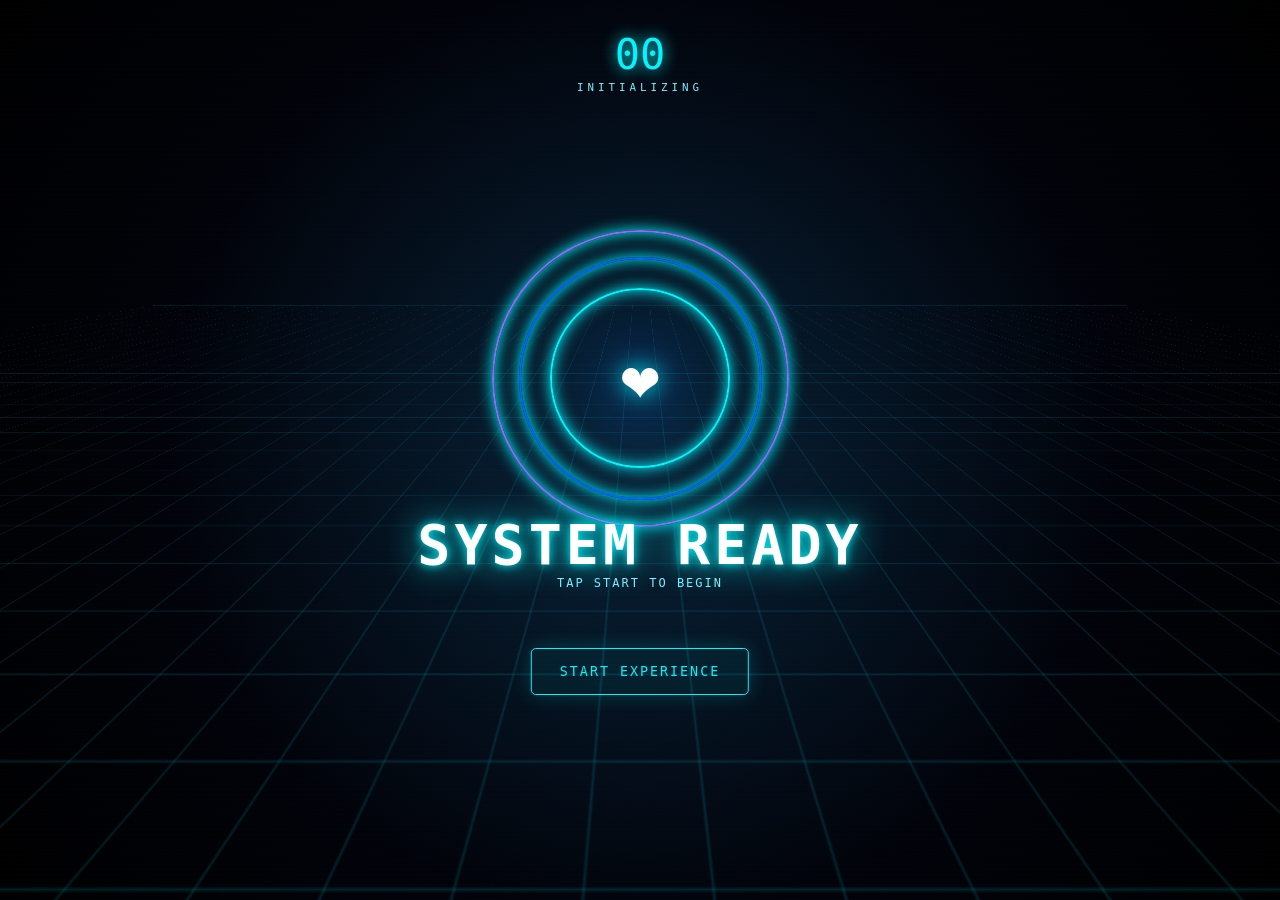
<file: index.html>
<!DOCTYPE html>
<html lang="en">
<head>
<meta charset="UTF-8">
<meta name="viewport" content="width=device-width,initial-scale=1">
<title>Digital Experience</title>
<link rel="stylesheet" href="style.css">
</head>

<body>

<main class="screen">

  <div class="grid"></div>
  <div class="scan"></div>

  <div class="counter">
    <span id="counter">00</span>
    <small>INITIALIZING</small>
  </div>

  <div class="core">
    <div class="ring r1"></div>
    <div class="ring r2"></div>
    <div class="ring r3"></div>
    <div id="heart">❤️</div>
  </div>

  <h1 id="title">SYSTEM READY</h1>

  <p id="text">TAP START TO BEGIN</p>

  <button id="start">START EXPERIENCE</button>

  <div id="particles"></div>

</main>

<div id="portal">
  <div class="portalCore"></div>
  <div class="portalRing ring1"></div>
  <div class="portalRing ring2"></div>
  <div class="portalRing ring3"></div>
</div>

<div id="explosion"></div>
<div id="lightningFX"></div>

<div id="holoMessage">
  <span>CONNECTION</span>
  <strong>ESTABLISHED</strong>
</div>

<section id="completionScreen">
  <div class="completeBox">
    <div class="completeIcon">✓</div>
    <div class="systemCompleted">SYSTEM COMPLETED</div>
    <div class="experienceUnlocked">EXPERIENCE UNLOCKED</div>
    <div class="completeBar"><div></div></div>
    <div class="loadingText">PREPARING YOUR GIFT...</div>
  </div>
</section>

<script src="script.js"></script>
</body>
</html>
</file>
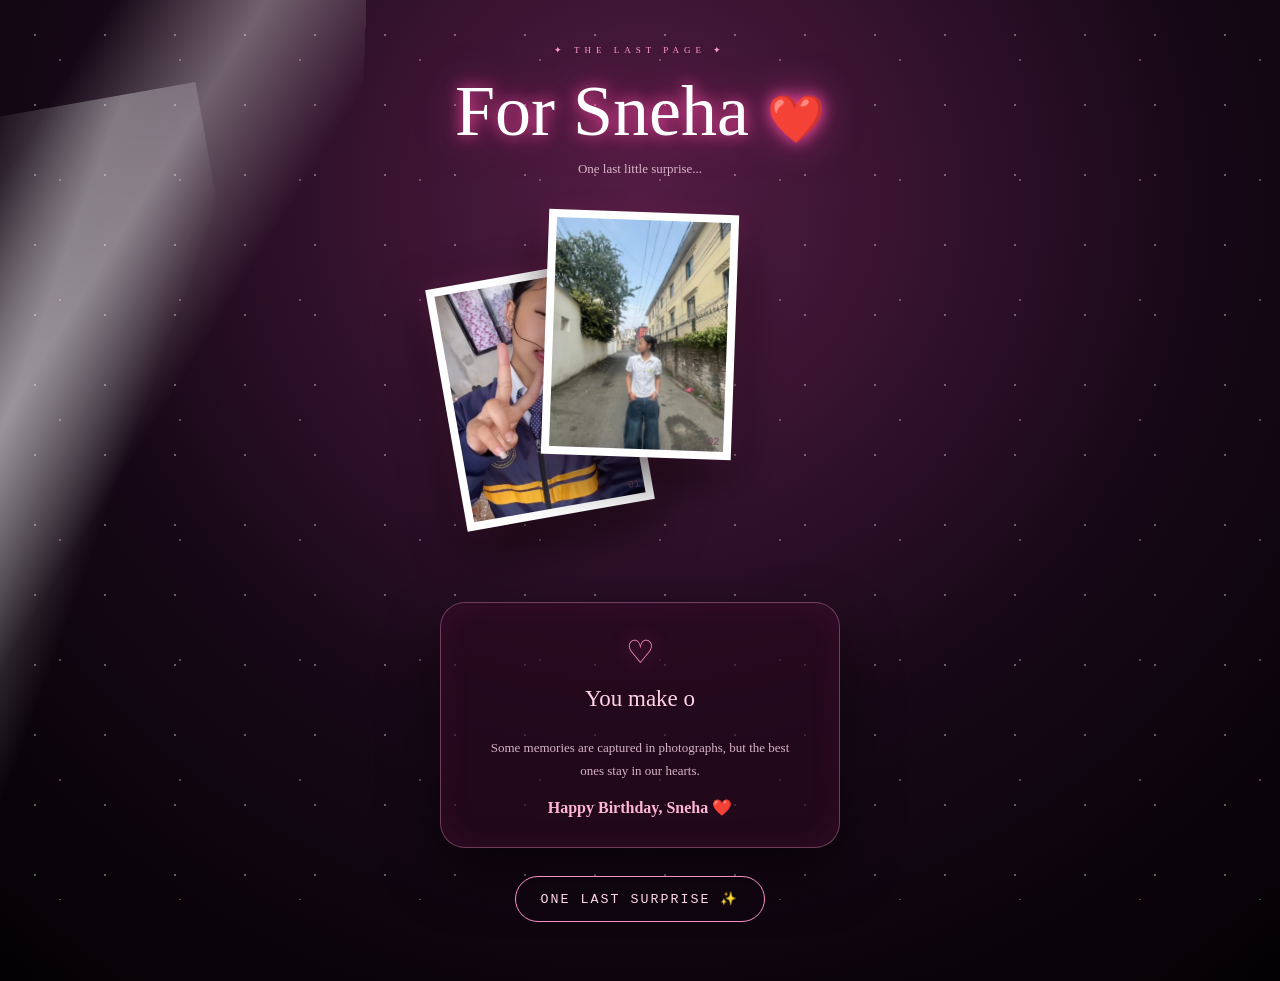
<file: final.html>
<!DOCTYPE html>
<html lang="en">
<head>
<meta charset="UTF-8">
<meta name="viewport" content="width=device-width,initial-scale=1">
<title>For Sneha ❤️</title>
<link rel="stylesheet" href="final.css">
</head>

<body>

<div class="stars"></div>
<div id="hearts"></div>

<main>

  <span class="label">✦ THE LAST PAGE ✦</span>

  <h1>For Sneha <span>❤️</span></h1>

  <p class="intro">
    One last little surprise...
  </p>

  <div class="photos">

    <div class="photo photo1">
      <img src="photo1.jpg" alt="Memory">
      <div class="number">01</div>
    </div>

    <div class="photo photo2">
      <img src="photo2.jpg" alt="Memory">
      <div class="number">02</div>
    </div>

    <div class="photo photo3">
      <img src="photo3.jpg" alt="Memory">
      <div class="number">03</div>
    </div>

  </div>

  <div class="messageBox">

    <div class="miniHeart">♡</div>

    <h2 id="typing"></h2>

    <p>
      Some memories are captured in photographs,
      but the best ones stay in our hearts.
    </p>

    <strong>Happy Birthday, Sneha ❤️</strong>

  </div>

  <button id="surprise">
    ONE LAST SURPRISE ✨
  </button>

</main>

<section id="ending">

  <div class="endingBox">

    <div class="bigHeart">❤️</div>

    <span>EXPERIENCE COMPLETE</span>

    <h2>Made With Love</h2>

    <p>
      This little world was made
      just to create one beautiful memory.
    </p>

    <div class="finalLine"></div>

    <strong>Happy Birthday Sneha ❤️</strong>

  </div>

</section>

<script src="final.js"></script>

</body>
</html>
</file>
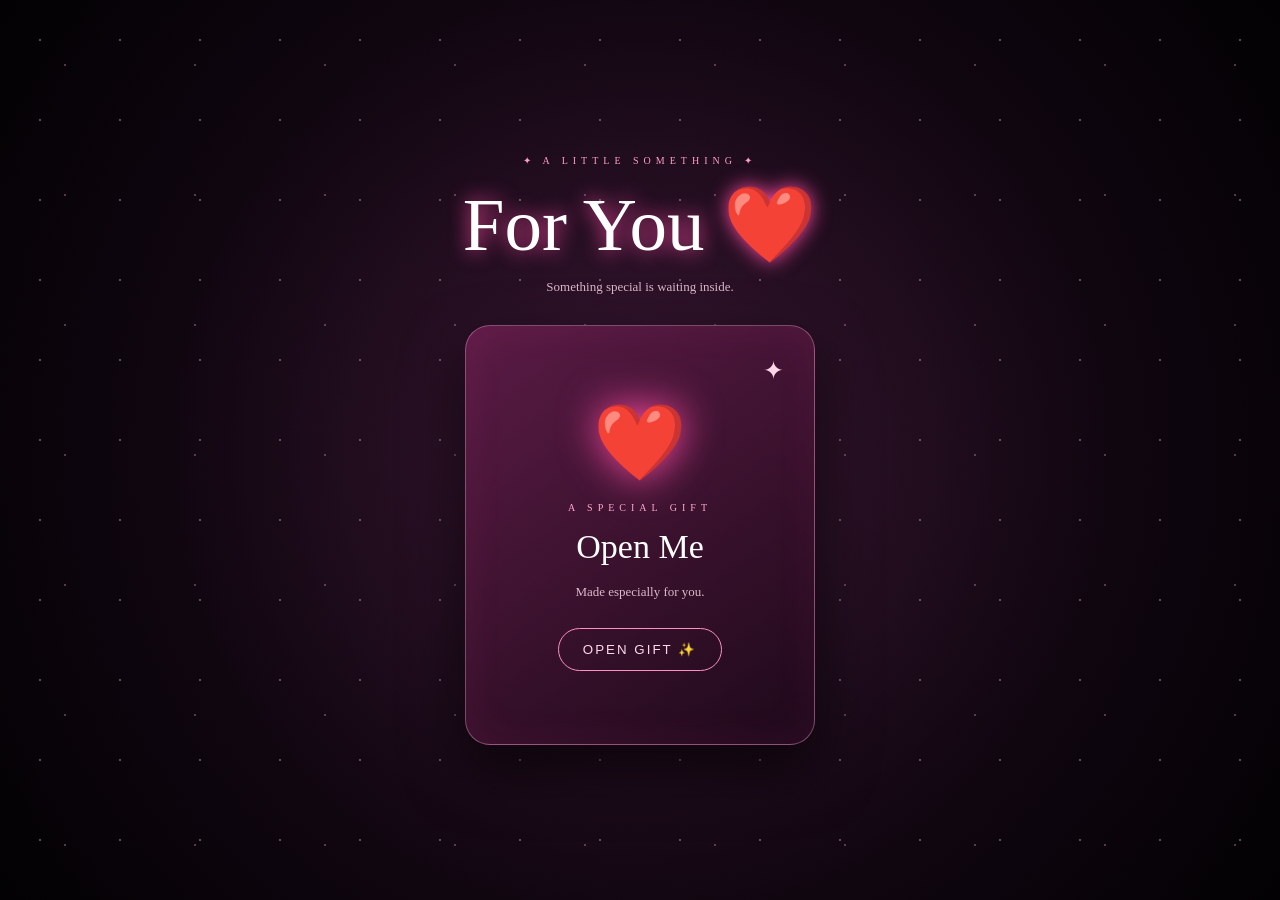
<file: gift.html>
<!DOCTYPE html>
<html lang="en">
<head>
<meta charset="UTF-8">
<meta name="viewport" content="width=device-width,initial-scale=1">
<title>A Gift For You ❤️</title>
<link rel="stylesheet" href="gift.css">
</head>

<body>

<div class="stars"></div>

<main>

  <div class="smallTitle">
    ✦ A LITTLE SOMETHING ✦
  </div>

  <h1>For You ❤️</h1>

  <p class="sub">
    Something special is waiting inside.
  </p>

  <div class="card" id="card">

    <div class="front">

      <div class="sparkle">✦</div>

      <div class="heart">❤️</div>

      <span>A SPECIAL GIFT</span>

      <h2>Open Me</h2>

      <p>
        Made especially for you.
      </p>

      <button id="openCard">
        OPEN GIFT ✨
      </button>

    </div>


    <div class="inside">

      <div class="heart">❤️</div>

      <span>FOR YOU</span>

      <h2>Dear Sneha</h2>

      <div class="line"></div>

      <p>
        Some people make ordinary
        moments feel extraordinary.
      </p>

      <strong>
        Happy Birthday ❤️
      </strong>

      <small>
        — A little gift from my heart
      </small>

    </div>

  </div>

</main>

<div id="hearts"></div>

<script src="gift.js"></script>

</body>
</html>
</file>
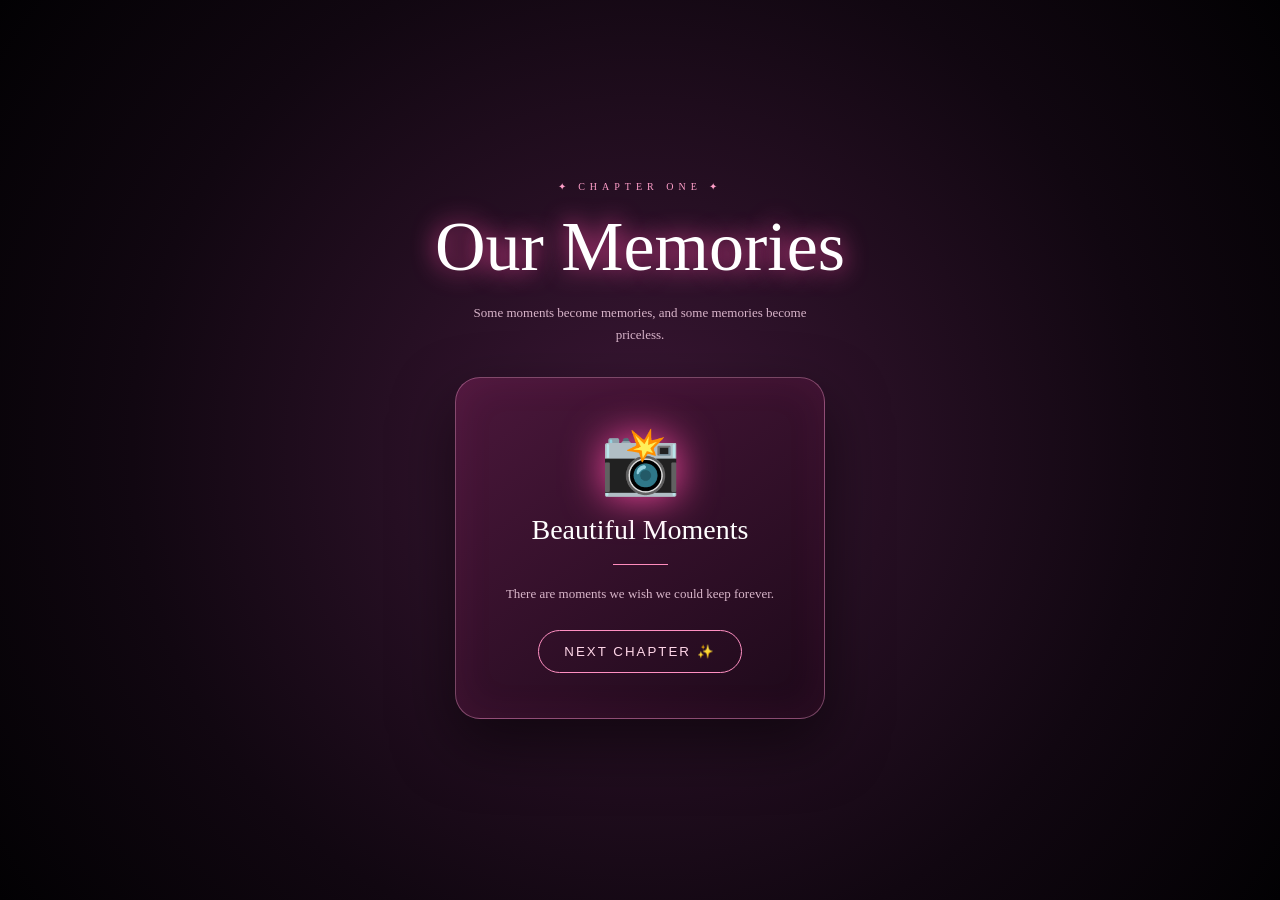
<file: memory.html>
<!DOCTYPE html>
<html lang="en">
<head>
<meta charset="UTF-8">
<meta name="viewport" content="width=device-width,initial-scale=1">
<title>Our Memories ❤️</title>
<link rel="stylesheet" href="memory.css">
</head>

<body>

<main>

  <span>✦ CHAPTER ONE ✦</span>

  <h1>Our Memories</h1>

  <p>
    Some moments become memories,
    and some memories become priceless.
  </p>

  <div class="memoryCard">

    <div class="icon">📸</div>

    <h2>Beautiful Moments</h2>

    <div class="line"></div>

    <p>
      There are moments we wish
      we could keep forever.
    </p>

    <button id="next">
      NEXT CHAPTER ✨
    </button>

  </div>

</main>

<div id="hearts"></div>

<script src="memory.js"></script>

</body>
</html>
</file>
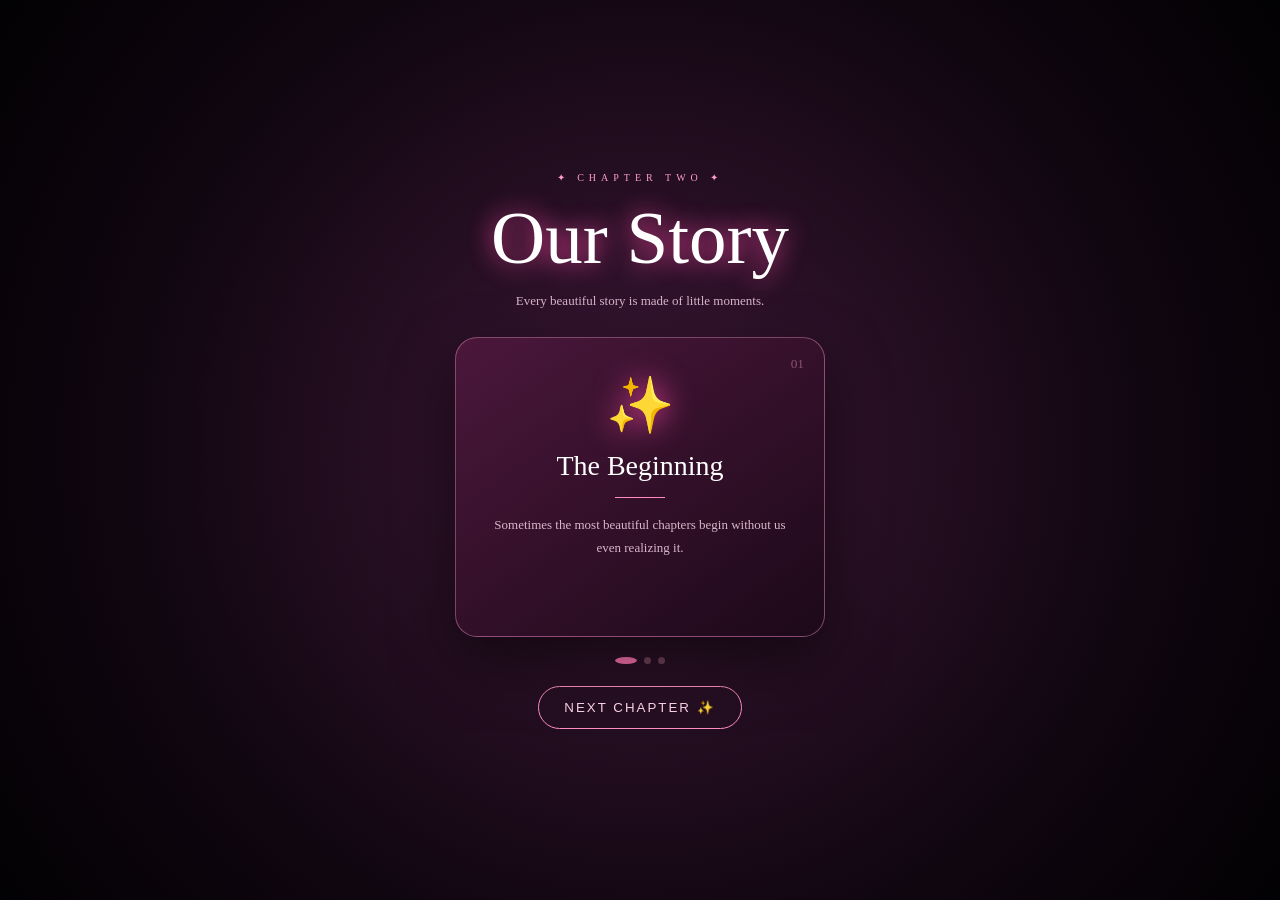
<file: story.html>
<!DOCTYPE html>
<html lang="en">
<head>
<meta charset="UTF-8">
<meta name="viewport" content="width=device-width,initial-scale=1">
<title>Our Story ❤️</title>
<link rel="stylesheet" href="story.css">
</head>

<body>

<main>

  <span>✦ CHAPTER TWO ✦</span>

  <h1>Our Story</h1>

  <p class="intro">
    Every beautiful story is made of little moments.
  </p>


  <div class="story">

    <div class="storyCard active">

      <small>01</small>

      <div class="icon">✨</div>

      <h2>The Beginning</h2>

      <div class="line"></div>

      <p>
        Sometimes the most beautiful
        chapters begin without us
        even realizing it.
      </p>

    </div>


    <div class="storyCard">

      <small>02</small>

      <div class="icon">🌙</div>

      <h2>Little Moments</h2>

      <div class="line"></div>

      <p>
        Little conversations, laughs
        and moments slowly become
        unforgettable memories.
      </p>

    </div>


    <div class="storyCard">

      <small>03</small>

      <div class="icon">❤️</div>

      <h2>Something Special</h2>

      <div class="line"></div>

      <p>
        And somehow those little moments
        become something worth keeping.
      </p>

    </div>

  </div>


  <div class="dots">
    <i class="active"></i>
    <i></i>
    <i></i>
  </div>

  <button id="next">
    NEXT CHAPTER ✨
  </button>

</main>


<section id="final">

  <div>

    <div class="finalIcon">💌</div>

    <span>ONE LAST THING</span>

    <h2>Your Final Surprise</h2>

    <p>
      There is still something
      waiting for you...
    </p>

    <button id="open">
      OPEN ✨
    </button>

  </div>

</section>


<script src="story.js"></script>

</body>
</html>
</file>
<file: style.css>
*{
  margin:0;
  padding:0;
  box-sizing:border-box;
}

html,body{
  width:100%;
  height:100%;
  overflow:hidden;
}

body{
  background:#02030a;
  color:white;
  font-family:monospace;
}

button{
  font-family:monospace;
  cursor:pointer;
}


/* MAIN */

.screen{
  position:fixed;
  inset:0;
  overflow:hidden;
  background:
    radial-gradient(circle,#09243a,#02030a 60%,#000);
}

.grid{
  position:absolute;
  inset:-50%;

  background-image:
    linear-gradient(rgba(0,246,255,.12) 1px,transparent 1px),
    linear-gradient(90deg,rgba(0,246,255,.12) 1px,transparent 1px);

  background-size:45px 45px;

  transform:
    perspective(500px)
    rotateX(65deg);

  animation:gridMove 6s linear infinite;
}

@keyframes gridMove{
  from{transform:perspective(500px) rotateX(65deg) translateY(0)}
  to{transform:perspective(500px) rotateX(65deg) translateY(45px)}
}

.scan{
  position:absolute;
  inset:0;

  background:
    repeating-linear-gradient(
      to bottom,
      transparent 0,
      transparent 4px,
      rgba(0,246,255,.025) 5px
    );
}


/* COUNTER */

.counter{
  position:absolute;
  top:30px;
  left:50%;
  transform:translateX(-50%);
  text-align:center;
  z-index:5;
}

.counter span{
  display:block;
  font-size:42px;
  color:#00f6ff;
  text-shadow:0 0 15px #00f6ff;
}

.counter small{
  color:#79efff;
  letter-spacing:4px;
}


/* CORE */

.core{
  position:absolute;
  left:50%;
  top:42%;

  width:180px;
  height:180px;

  transform:translate(-50%,-50%);

  display:flex;
  align-items:center;
  justify-content:center;
}

#heart{
  font-size:65px;
  z-index:5;

  filter:
    drop-shadow(0 0 12px #00f6ff)
    drop-shadow(0 0 35px #0066ff);

  animation:pulseHeart 1.1s infinite;
}

@keyframes pulseHeart{
  50%{transform:scale(1.18)}
}


/* RINGS */

.ring{
  position:absolute;
  border:2px solid #00f6ff;
  border-radius:50%;

  box-shadow:
    0 0 15px #00f6ff,
    inset 0 0 15px #00f6ff;
}

.r1{
  width:100%;
  height:100%;
  animation:spin 5s linear infinite;
}

.r2{
  width:135%;
  height:135%;
  border-color:#0066ff;
  animation:spinReverse 7s linear infinite;
}

.r3{
  width:165%;
  height:165%;
  border-color:#8c6cff;
  animation:spin 10s linear infinite;
}

@keyframes spin{
  to{transform:rotate(360deg)}
}

@keyframes spinReverse{
  to{transform:rotate(-360deg)}
}


/* TEXT */

#title{
  position:absolute;
  top:57%;
  width:100%;

  text-align:center;

  font-size:clamp(25px,7vw,55px);
  letter-spacing:4px;

  text-shadow:
    0 0 10px #00f6ff,
    0 0 35px #00f6ff;
}

#text{
  position:absolute;
  top:64%;
  width:100%;

  text-align:center;

  color:#79efff;
  letter-spacing:2px;
  font-size:12px;
}


/* BUTTON */

#start{
  position:absolute;
  top:72%;
  left:50%;

  transform:translateX(-50%);

  padding:15px 28px;

  color:#00f6ff;
  background:rgba(0,246,255,.05);

  border:1px solid #00f6ff;
  border-radius:5px;

  letter-spacing:2px;

  box-shadow:0 0 20px rgba(0,246,255,.2);

  transition:.3s;
}

#start:hover{
  background:#00f6ff;
  color:#02030a;
  box-shadow:0 0 35px #00f6ff;
}


/* PARTICLES */

#particles{
  position:absolute;
  inset:0;
  pointer-events:none;
}

.particle{
  position:absolute;

  left:50%;
  top:50%;

  width:4px;
  height:4px;

  border-radius:50%;

  background:#00f6ff;

  box-shadow:0 0 15px #00f6ff;

  animation:explode 1.5s ease-out forwards;
}

@keyframes explode{
  to{
    transform:
      translate(
        var(--x),
        var(--y)
      )
      scale(0);

    opacity:0;
  }
}


/* PORTAL */

#portal{
  position:fixed;
  inset:0;

  z-index:20;

  display:flex;
  align-items:center;
  justify-content:center;

  pointer-events:none;

  opacity:0;

  transition:.4s;
}

#portal.show{
  opacity:1;
}

.portalCore{
  width:70px;
  height:70px;

  border-radius:50%;

  background:
    radial-gradient(
      circle,
      white,
      #00f6ff 25%,
      #0066ff 50%,
      transparent 72%
    );

  box-shadow:
    0 0 40px #00f6ff,
    0 0 100px #0066ff;

  animation:corePulse .4s infinite alternate;
}

@keyframes corePulse{
  to{transform:scale(1.3)}
}

.portalRing{
  position:absolute;

  border:2px solid #00f6ff;
  border-radius:50%;

  box-shadow:
    0 0 25px #00f6ff,
    inset 0 0 20px #00f6ff;
}

.ring1{
  width:130px;
  height:130px;
  animation:spin 1.5s linear infinite;
}

.ring2{
  width:210px;
  height:210px;
  border-color:#8c6cff;
  animation:spinReverse 2s linear infinite;
}

.ring3{
  width:300px;
  height:300px;
  animation:spin 2.5s linear infinite;
}


/* EXPLOSION */

#explosion{
  position:fixed;
  inset:0;

  z-index:30;

  pointer-events:none;
}

.explosionParticle{
  position:absolute;

  left:50%;
  top:50%;

  width:5px;
  height:5px;

  border-radius:50%;

  background:#00f6ff;

  box-shadow:0 0 15px #00f6ff;

  animation:bigExplosion 1.4s ease-out forwards;
}

@keyframes bigExplosion{
  to{
    transform:
      translate(var(--x),var(--y))
      scale(0);
    opacity:0;
  }
}


/* LIGHTNING */

#lightningFX{
  position:fixed;
  inset:0;

  z-index:40;

  pointer-events:none;
}

.lightning{
  position:absolute;

  left:50%;
  top:50%;

  width:4px;
  height:60vh;

  background:white;

  box-shadow:
    0 0 10px #00f6ff,
    0 0 30px #00f6ff;

  transform-origin:bottom center;

  animation:lightning .4s forwards;
}

@keyframes lightning{
  0%{opacity:0;transform:translate(-50%,-50%) rotate(var(--a)) scaleY(0)}
  30%{opacity:1}
  60%{opacity:.2}
  100%{opacity:0;transform:translate(-50%,-50%) rotate(var(--a)) scaleY(1)}
}


/* HOLO MESSAGE */

#holoMessage{
  position:fixed;
  left:50%;
  top:50%;

  transform:translate(-50%,-50%);

  z-index:50;

  text-align:center;

  opacity:0;

  pointer-events:none;
}

#holoMessage.show{
  animation:holoIn 1.5s forwards;
}

#holoMessage span{
  display:block;

  color:#00f6ff;

  font-size:12px;
  letter-spacing:5px;

  margin-bottom:15px;
}

#holoMessage strong{
  font-size:clamp(35px,11vw,80px);

  text-shadow:
    0 0 15px #00f6ff,
    0 0 40px #0066ff;
}

@keyframes holoIn{
  from{
    opacity:0;
    transform:translate(-50%,-50%) scale(.5);
    filter:blur(15px);
  }

  to{
    opacity:1;
    transform:translate(-50%,-50%) scale(1);
    filter:blur(0);
  }
}


/* COMPLETION */

#completionScreen{
  position:fixed;
  inset:0;

  z-index:100;

  display:flex;
  align-items:center;
  justify-content:center;

  background:
    radial-gradient(circle,#092b3d,#02030a 65%,#000);

  opacity:0;
  visibility:hidden;
}

#completionScreen.show{
  opacity:1;
  visibility:visible;

  animation:completionIn 1s ease-out;
}

.completeBox{
  text-align:center;
}

.completeIcon{
  width:70px;
  height:70px;

  margin:0 auto 25px;

  display:flex;
  align-items:center;
  justify-content:center;

  border:2px solid #00f6ff;
  border-radius:50%;

  color:#00f6ff;

  font-size:35px;

  box-shadow:
    0 0 25px #00f6ff,
    inset 0 0 20px #00f6ff;

  animation:pulseHeart 1s infinite;
}

.systemCompleted{
  font-size:clamp(28px,8vw,58px);

  font-weight:bold;

  letter-spacing:3px;

  text-shadow:
    0 0 12px #00f6ff,
    0 0 35px #00f6ff;
}

.experienceUnlocked{
  margin-top:18px;

  color:#00f6ff;

  letter-spacing:5px;
}

.completeBar{
  width:min(75vw,400px);
  height:3px;

  margin:35px auto 20px;

  background:rgba(0,246,255,.15);
}

.completeBar div{
  width:100%;
  height:100%;

  background:#00f6ff;

  box-shadow:0 0 20px #00f6ff;

  animation:barGlow 1s infinite alternate;
}

.loadingText{
  color:#8cefff;

  font-size:10px;

  letter-spacing:3px;

  animation:blink 1s infinite;
}

@keyframes completionIn{
  from{
    opacity:0;
    transform:scale(1.1);
  }

  to{
    opacity:1;
    transform:scale(1);
  }
}

@keyframes barGlow{
  to{box-shadow:0 0 35px #00f6ff}
}

@keyframes blink{
  50%{opacity:.3}
}


/* MOBILE */

@media(max-width:600px){

  .core{
    width:140px;
    height:140px;
  }

  #heart{
    font-size:50px;
  }

  #start{
    padding:13px 20px;
    font-size:10px;
  }

  .portalRing.ring3{
    width:240px;
    height:240px;
  }

  .portalRing.ring2{
    width:170px;
    height:170px;
  }

}
</file>
<file: final.css>
*{
  margin:0;
  padding:0;
  box-sizing:border-box;
}

html,body{
  width:100%;
  min-height:100%;
}

body{
  background:
    radial-gradient(circle at 50% 20%,#541d45,#170817 55%,#030103);
  color:white;
  font-family:Georgia,serif;
  overflow-x:hidden;
}

.stars{
  position:fixed;
  inset:0;
  pointer-events:none;
  opacity:.35;
  background-image:
    radial-gradient(#fff 1px,transparent 1px),
    radial-gradient(#ffb5d7 1px,transparent 1px);
  background-size:70px 70px,120px 120px;
}

main{
  position:relative;
  z-index:5;
  min-height:100vh;
  padding:45px 18px 60px;
  display:flex;
  flex-direction:column;
  align-items:center;
  text-align:center;
}

.label{
  color:#ff9fc9;
  font-size:9px;
  letter-spacing:5px;
}

h1{
  margin-top:15px;
  font-size:clamp(43px,13vw,72px);
  font-weight:400;
  text-shadow:
    0 0 15px #ff4ca5,
    0 0 40px rgba(255,76,165,.5);
}

h1 span{
  font-size:.65em;
}

.intro{
  margin-top:8px;
  color:#dcb5ca;
  font-size:13px;
}

.photos{
  position:relative;
  width:min(94vw,390px);
  height:390px;
  margin-top:35px;
}

.photo{
  position:absolute;
  width:190px;
  height:245px;
  padding:8px;
  background:#fff;
  box-shadow:
    0 20px 50px rgba(0,0,0,.6),
    0 0 25px rgba(255,80,170,.18);
  transition:.5s;
}

.photo img{
  width:100%;
  height:100%;
  object-fit:cover;
  display:block;
  background:
    linear-gradient(145deg,#542044,#180817);
}

.photo1{
  left:0;
  top:60px;
  transform:rotate(-10deg);
}

.photo2{
  left:50%;
  top:0;
  transform:translateX(-50%) rotate(2deg);
  z-index:3;
}

.photo3{
  right:0;
  top:65px;
  transform:rotate(10deg);
}

.photo:hover{
  transform:translateY(-15px) scale(1.04) rotate(0);
  z-index:10;
}

.number{
  position:absolute;
  bottom:12px;
  right:12px;
  color:#6d4057;
  font-family:monospace;
  font-size:10px;
}

.messageBox{
  width:min(90vw,400px);
  padding:30px 22px;
  border:1px solid rgba(255,160,210,.35);
  border-radius:25px;
  background:rgba(40,10,32,.65);
  box-shadow:
    0 25px 60px rgba(0,0,0,.45),
    inset 0 0 35px rgba(255,70,160,.08);
}

.miniHeart{
  font-size:32px;
  color:#ff91c2;
  text-shadow:0 0 20px #ff4ca5;
  margin-bottom:15px;
}

.messageBox h2{
  min-height:35px;
  font-size:23px;
  font-weight:400;
  color:#ffd3e5;
}

.messageBox p{
  margin:15px auto;
  max-width:320px;
  color:#d8b4c8;
  font-size:13px;
  line-height:1.8;
}

.messageBox strong{
  color:#ffb6d4;
  font-size:16px;
}

#surprise{
  margin-top:28px;
  padding:14px 25px;
  border:1px solid #ff8fc2;
  border-radius:30px;
  background:transparent;
  color:#ffd6e8;
  font-family:monospace;
  letter-spacing:2px;
  cursor:pointer;
  transition:.3s;
}

#surprise:hover{
  background:#ff5ca8;
  box-shadow:0 0 30px #ff5ca8;
}

.floatHeart{
  position:fixed;
  bottom:-30px;
  pointer-events:none;
  color:#ff72b5;
  z-index:2;
  animation:floatHeart 7s linear forwards;
}

@keyframes floatHeart{
  to{
    transform:translateY(-110vh) rotate(360deg);
    opacity:0;
  }
}

#ending{
  position:fixed;
  inset:0;
  z-index:100;
  display:flex;
  align-items:center;
  justify-content:center;
  text-align:center;
  background:
    radial-gradient(circle,#641f50,#160817 65%,#020102);
  opacity:0;
  visibility:hidden;
  transition:1s;
}

#ending.show{
  opacity:1;
  visibility:visible;
}

.endingBox{
  width:min(90vw,430px);
  padding:45px 25px;
  border:1px solid rgba(255,170,215,.4);
  border-radius:28px;
  background:rgba(30,5,25,.7);
  box-shadow:
    0 0 80px rgba(255,60,160,.25);
  animation:endingIn 1s ease;
}

.bigHeart{
  font-size:80px;
  filter:drop-shadow(0 0 25px #ff4ca5);
  animation:heartBeat 1.1s infinite;
}

.endingBox span{
  display:block;
  margin-top:20px;
  color:#ff9ec9;
  font-family:monospace;
  font-size:9px;
  letter-spacing:5px;
}

.endingBox h2{
  margin:15px 0;
  font-size:35px;
  font-weight:400;
}

.endingBox p{
  color:#dcb6ca;
  font-size:13px;
  line-height:1.8;
}

.finalLine{
  width:55px;
  height:1px;
  margin:22px auto;
  background:#ff8cbd;
}

.endingBox strong{
  color:#ffb4d2;
}

@keyframes endingIn{
  from{
    transform:scale(.75);
    opacity:0;
  }
  to{
    transform:scale(1);
    opacity:1;
  }
}

@keyframes heartBeat{
  50%{
    transform:scale(1.15);
  }
}

@media(max-width:380px){

  .photos{
    height:350px;
  }

  .photo{
    width:160px;
    height:215px;
  }

}

/* =========================
   CINEMATIC PHOTO EFFECT
========================= */

.photo{
  opacity:0;
  transition:
    opacity 1.2s ease,
    transform 1.4s cubic-bezier(.2,.8,.2,1),
    filter .8s ease;
}

.photo:hover{
  filter:
    brightness(1.12)
    drop-shadow(0 0 25px rgba(255,80,170,.5));
}


/* =========================
   PHOTO LIGHT SWEEP
========================= */

.photo::after{
  content:"";
  position:absolute;
  inset:-100%;
  background:
    linear-gradient(
      120deg,
      transparent 35%,
      rgba(255,255,255,.35),
      transparent 65%
    );
  transform:translateX(-100%);
  animation:photoSweep 5s ease-in-out infinite;
  pointer-events:none;
}

@keyframes photoSweep{

  0%,45%{
    transform:translateX(-100%);
  }

  70%,100%{
    transform:translateX(100%);
  }

}


/* =========================
   FLASH
========================= */

.flash{
  position:fixed;
  inset:0;
  z-index:999;
  background:white;
  pointer-events:none;
  animation:flashAnim .7s ease-out forwards;
}

@keyframes flashAnim{

  0%{
    opacity:0;
  }

  15%{
    opacity:1;
  }

  100%{
    opacity:0;
  }

}


/* =========================
   HEART BURST
========================= */

.burstHeart{
  position:fixed;
  z-index:500;
  pointer-events:none;

  transform:
    translate(-50%,-50%)
    scale(.3);

  opacity:1;

  filter:
    drop-shadow(0 0 8px #ff4ca5)
    drop-shadow(0 0 20px #ff4ca5);

  animation:
    burst 1.7s cubic-bezier(.15,.8,.25,1)
    forwards;
}

@keyframes burst{

  0%{
    transform:
      translate(-50%,-50%)
      scale(.2)
      rotate(0deg);

    opacity:1;
  }

  70%{
    opacity:1;
  }

  100%{
    transform:
      translate(
        calc(-50% + var(--x)),
        calc(-50% + var(--y))
      )
      scale(1.2)
      rotate(360deg);

    opacity:0;
  }

}


/* =========================
   FINAL SCREEN GLOW
========================= */

#ending.show{
  animation:
    endingGlow 2s ease-in-out infinite alternate;
}

@keyframes endingGlow{

  from{
    box-shadow:
      inset 0 0 80px rgba(255,50,160,.08);
  }

  to{
    box-shadow:
      inset 0 0 180px rgba(255,50,160,.22);
  }

}


/* =========================
   FINAL BOX
========================= */

#ending.show .endingBox{
  animation:
    finalBoxIn 1.2s cubic-bezier(.2,.8,.2,1);
}

@keyframes finalBoxIn{

  0%{
    transform:
      scale(.65)
      translateY(40px);

    opacity:0;

    filter:blur(15px);
  }

  70%{
    transform:
      scale(1.04)
      translateY(-5px);

    opacity:1;
  }

  100%{
    transform:
      scale(1)
      translateY(0);

    opacity:1;

    filter:blur(0);
  }

}


/* =========================
   FINAL HEART GLOW
========================= */

#ending.show .bigHeart{

  animation:
    finalHeart 1.1s ease-in-out infinite;

}

@keyframes finalHeart{

  0%,100%{
    transform:scale(1);
  }

  50%{
    transform:scale(1.18);
  }

}
</file>
<file: gift.css>
*{
  margin:0;
  padding:0;
  box-sizing:border-box;
}

html,body{
  width:100%;
  height:100%;
  overflow:hidden;
}

body{
  background:
    radial-gradient(circle,#3a1733,#100610 60%,#020103);

  color:white;

  font-family:
    Georgia,
    serif;
}

.stars{
  position:fixed;
  inset:0;

  background-image:
    radial-gradient(#fff 1px,transparent 1px),
    radial-gradient(#ffb8dc 1px,transparent 1px);

  background-size:80px 80px,130px 130px;

  opacity:.3;
}

main{
  position:relative;

  z-index:5;

  height:100%;

  display:flex;
  flex-direction:column;

  justify-content:center;
  align-items:center;

  text-align:center;
}

.smallTitle{
  color:#ff9ec9;
  font-size:10px;
  letter-spacing:5px;
  margin-bottom:15px;
}

h1{
  font-size:clamp(45px,13vw,75px);
  font-weight:400;

  text-shadow:
    0 0 20px #ff4ca5;
}

.sub{
  color:#dcb6ca;
  font-size:13px;
  margin:10px 0 30px;
}


/* CARD */

.card{
  position:relative;

  width:min(85vw,350px);
  height:420px;

  transform-style:preserve-3d;

  transition:
    transform 1.1s
    cubic-bezier(.2,.8,.2,1);
}

.card.open{
  transform:rotateY(180deg);
}

.front,
.inside{
  position:absolute;
  inset:0;

  padding:35px;

  border-radius:25px;

  backface-visibility:hidden;

  display:flex;
  flex-direction:column;

  justify-content:center;
  align-items:center;

  text-align:center;

  background:
    linear-gradient(145deg,#5b1b45,#1d0919);

  border:1px solid rgba(255,170,215,.4);

  box-shadow:
    0 25px 60px rgba(0,0,0,.6),
    inset 0 0 40px rgba(255,70,160,.08);
}

.inside{
  transform:rotateY(180deg);
}

.heart{
  font-size:75px;

  filter:
    drop-shadow(0 0 20px #ff4ca5);

  animation:beat 1.2s infinite;
}

@keyframes beat{
  50%{transform:scale(1.12)}
}

.front span,
.inside span{
  color:#ffaccd;
  font-size:10px;
  letter-spacing:5px;
  margin:15px 0;
}

h2{
  font-size:34px;
  font-weight:400;
}

.front p,
.inside p{
  color:#dcb8ca;
  font-size:13px;
  line-height:1.7;
  margin:15px 0 25px;
}

button{
  padding:13px 24px;

  border:1px solid #ff8fc2;
  border-radius:30px;

  background:transparent;

  color:#ffd6e8;

  letter-spacing:2px;

  cursor:pointer;
}

button:hover{
  background:#ff5ca8;
  box-shadow:0 0 30px #ff5ca8;
}

.line{
  width:50px;
  height:1px;

  background:#ff8cbd;

  margin:18px;
}

.inside strong{
  color:#ffb3d4;
  font-size:17px;
}

.inside small{
  margin-top:20px;
  color:#b9819d;
  font-style:italic;
}

.sparkle{
  position:absolute;
  top:30px;
  right:30px;
  color:#ffd5e8;
  font-size:25px;
}

#hearts{
  position:fixed;
  inset:0;
  pointer-events:none;
}

.floatHeart{
  position:absolute;
  bottom:-30px;

  animation:
    float 7s linear forwards;
}

@keyframes float{
  to{
    transform:
      translateY(-110vh)
      rotate(360deg);

    opacity:0;
  }
}
</file>
<file: memory.css>
*{
  margin:0;
  padding:0;
  box-sizing:border-box;
}

html,body{
  width:100%;
  height:100%;
  overflow:hidden;
}

body{
  background:
    radial-gradient(circle,#3b1735,#110711 65%,#020103);

  color:white;

  font-family:Georgia,serif;
}

main{
  height:100%;

  display:flex;
  flex-direction:column;

  justify-content:center;
  align-items:center;

  text-align:center;

  padding:20px;
}

main>span{
  color:#ff9fc9;

  font-size:10px;

  letter-spacing:5px;
}

h1{
  font-size:clamp(42px,12vw,70px);

  font-weight:400;

  margin:15px 0;

  text-shadow:
    0 0 25px #ff4ca5;
}

main>p{
  max-width:350px;

  color:#d9b5ca;

  font-size:13px;

  line-height:1.7;

  margin-bottom:30px;
}

.memoryCard{
  width:min(88vw,370px);

  padding:45px 25px;

  border-radius:25px;

  background:
    linear-gradient(145deg,#4b173b,#1c0919);

  border:1px solid rgba(255,160,210,.4);

  box-shadow:
    0 25px 60px rgba(0,0,0,.5),
    inset 0 0 40px rgba(255,70,160,.08);
}

.icon{
  font-size:65px;

  filter:
    drop-shadow(0 0 20px #ff4ca5);

  margin-bottom:15px;
}

h2{
  font-size:28px;
  font-weight:400;
}

.line{
  width:55px;
  height:1px;

  background:#ff8cbd;

  margin:18px auto;
}

.memoryCard p{
  color:#d9b6ca;

  font-size:13px;

  line-height:1.7;

  margin-bottom:25px;
}

button{
  padding:13px 25px;

  border:1px solid #ff8fc2;

  border-radius:30px;

  background:transparent;

  color:#ffd6e8;

  letter-spacing:2px;
}

button:hover{
  background:#ff5ca8;

  box-shadow:0 0 30px #ff5ca8;
}
</file>
<file: story.css>
*{
  margin:0;
  padding:0;
  box-sizing:border-box;
}

html,body{
  width:100%;
  height:100%;
  overflow:hidden;
}

body{
  background:
    radial-gradient(circle,#3c1736,#100610 65%,#020103);

  color:white;

  font-family:Georgia,serif;
}

main{
  height:100%;

  display:flex;
  flex-direction:column;

  justify-content:center;
  align-items:center;

  text-align:center;

  padding:20px;
}

main>span{
  color:#ff9ec9;
  font-size:10px;
  letter-spacing:5px;
}

h1{
  font-size:clamp(45px,13vw,75px);
  font-weight:400;

  margin:12px 0;

  text-shadow:
    0 0 25px #ff4ca5;
}

.intro{
  color:#d9b5ca;
  font-size:13px;
  margin-bottom:28px;
}

.story{
  position:relative;

  width:min(88vw,370px);
  height:300px;
}

.storyCard{
  position:absolute;
  inset:0;

  padding:35px 25px;

  border-radius:22px;

  background:
    linear-gradient(145deg,#4b173b,#1c0919);

  border:1px solid rgba(255,160,210,.4);

  box-shadow:
    0 25px 60px rgba(0,0,0,.5);

  opacity:0;

  transform:
    translateX(60px)
    scale(.9);

  transition:.7s;
}

.storyCard.active{
  opacity:1;

  transform:
    translateX(0)
    scale(1);
}

.storyCard small{
  position:absolute;

  right:20px;
  top:18px;

  color:#8e536f;
}

.icon{
  font-size:55px;

  margin-bottom:12px;

  filter:
    drop-shadow(0 0 15px #ff4ca5);
}

h2{
  font-size:28px;
  font-weight:400;
}

.line{
  width:50px;
  height:1px;

  background:#ff8cbd;

  margin:15px auto;
}

.storyCard p{
  color:#d9b6ca;

  font-size:13px;

  line-height:1.8;
}

.dots{
  display:flex;

  gap:7px;

  margin-top:20px;
}

.dots i{
  width:7px;
  height:7px;

  border-radius:50%;

  background:#70445b;
}

.dots i.active{
  width:22px;

  background:#ff75b4;
}

button{
  margin-top:22px;

  padding:13px 25px;

  border:1px solid #ff8fc2;

  border-radius:30px;

  background:transparent;

  color:#ffd6e8;

  letter-spacing:2px;
}

button:hover{
  background:#ff5ca8;

  box-shadow:0 0 30px #ff5ca8;
}


/* FINAL */

#final{
  position:fixed;
  inset:0;

  z-index:20;

  display:flex;
  align-items:center;
  justify-content:center;

  text-align:center;

  background:
    radial-gradient(circle,#4b173d,#100611 70%);

  opacity:0;
  visibility:hidden;

  transition:1s;
}

#final.show{
  opacity:1;
  visibility:visible;
}

#final>div{
  width:min(90%,430px);

  padding:45px 25px;

  border-radius:25px;

  border:1px solid rgba(255,160,210,.4);

  background:rgba(35,8,30,.7);

  box-shadow:0 0 70px rgba(255,50,160,.2);
}

.finalIcon{
  font-size:65px;

  filter:
    drop-shadow(0 0 20px #ff4ca5);

  margin-bottom:20px;
}

#final span{
  color:#ff9ec9;

  font-size:10px;

  letter-spacing:5px;
}

#final h2{
  margin:15px 0;
}

#final p{
  color:#d9b7ca;

  font-size:13px;
}
</file>
